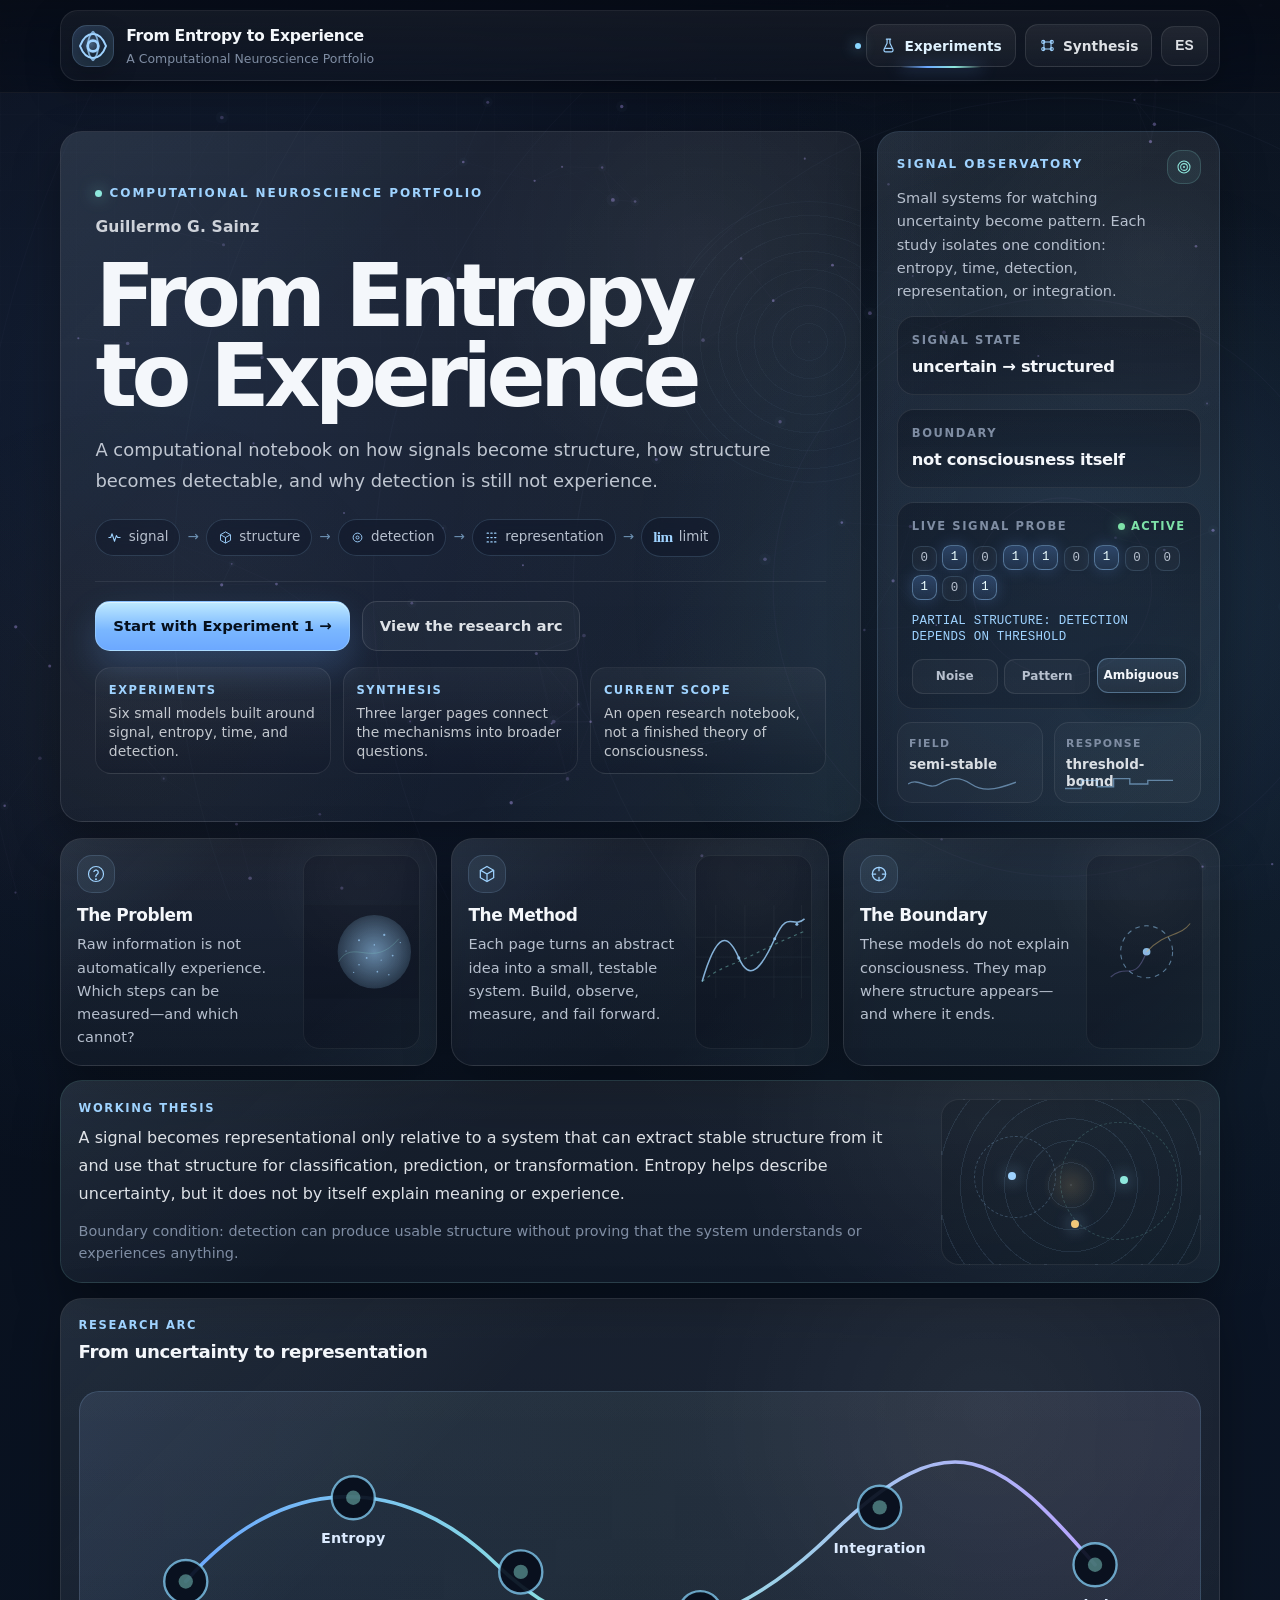
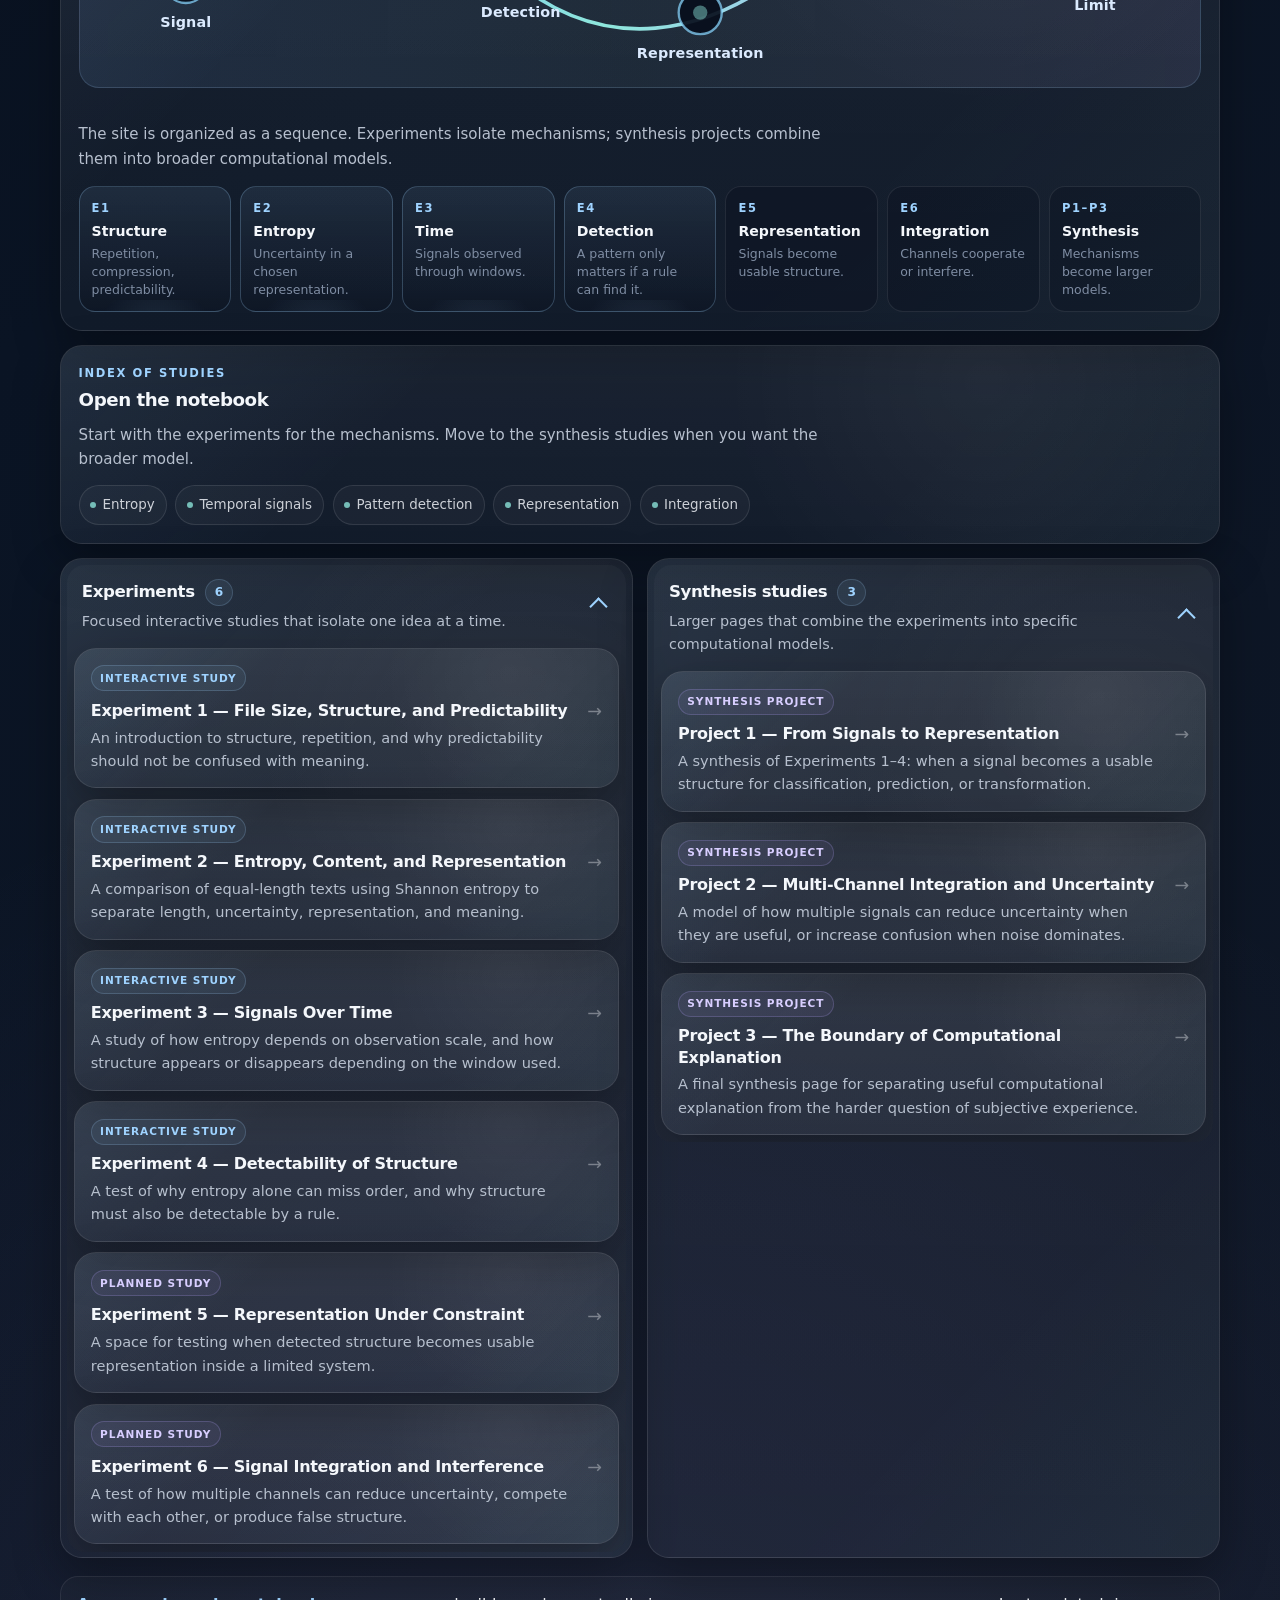
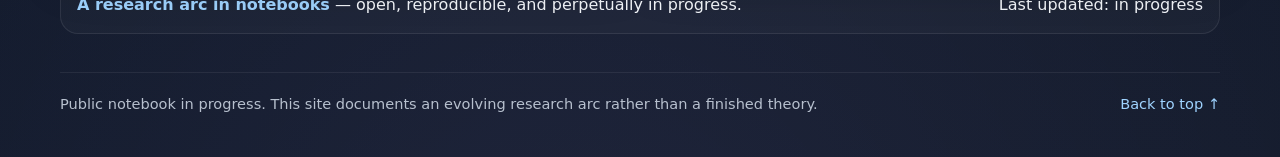
<file: index.html>
<!DOCTYPE html>
<html lang="en" id="top" class="scroll-smooth">
<head>
  <meta charset="UTF-8" />
  <meta name="viewport" content="width=device-width, initial-scale=1.0" />

  <title>From Entropy to Experience</title>

  <style>
    :root {
      --bg: #080f1d;
      --bg-2: #0d1b2e;
      --bg-3: #111827;

      --panel: rgba(255,255,255,0.055);
      --panel-soft: rgba(255,255,255,0.035);
      --panel-strong: rgba(255,255,255,0.082);

      --text: #f4f7fb;
      --muted: #b7c0ce;
      --muted-2: #7f8da3;

      --blue: #6ca8ff;
      --blue-soft: #9fd3ff;
      --cyan: #8ee7dc;
      --violet: #b8a4ff;
      --amber: #f2c879;
      --green: #7ee2a8;

      --border: rgba(255,255,255,0.105);
      --border-strong: rgba(159,211,255,0.28);

      --shadow: 0 18px 48px rgba(0,0,0,0.32);
      --radius: 22px;
      --max: 1160px;

      --probe-x: 82%;
      --probe-y: 36%;
      --probe-glow: 0.11;
    }

    * {
      box-sizing: border-box;
    }

    html {
      scroll-behavior: smooth;
      scrollbar-width: thin;
      scrollbar-color: rgba(159,211,255,0.75) #080f1d;
    }

    ::-webkit-scrollbar {
      width: 12px;
    }

    ::-webkit-scrollbar-track {
      background: #080f1d;
    }

    ::-webkit-scrollbar-thumb {
      background: linear-gradient(180deg, rgba(159,211,255,0.9), rgba(184,164,255,0.75));
      border-radius: 999px;
      border: 3px solid #080f1d;
    }

    ::selection {
      background: rgba(142,231,220,0.26);
      color: white;
    }

    body {
      margin: 0;
      min-height: 100vh;
      overflow-x: hidden;
      font-family: Inter, ui-sans-serif, system-ui, -apple-system, BlinkMacSystemFont, "Segoe UI", sans-serif;
      color: var(--text);
      line-height: 1.62;
      background:
        radial-gradient(circle at 15% 12%, rgba(108,168,255,0.12), transparent 25%),
        radial-gradient(circle at 90% 18%, rgba(142,231,220,0.075), transparent 24%),
        radial-gradient(circle at 45% 105%, rgba(184,164,255,0.095), transparent 34%),
        linear-gradient(145deg, #070c16 0%, #0a1424 46%, #101827 100%);
    }

    body::before {
      content: "";
      position: fixed;
      inset: 0;
      z-index: 0;
      pointer-events: none;
      background-image:
        linear-gradient(rgba(255,255,255,0.024) 1px, transparent 1px),
        linear-gradient(90deg, rgba(255,255,255,0.024) 1px, transparent 1px);
      background-size: 38px 38px;
      mask-image: linear-gradient(to bottom, rgba(0,0,0,0.55), transparent 82%);
    }

    body::after {
      content: "";
      position: fixed;
      inset: 0;
      pointer-events: none;
      z-index: 0;
      background:
        radial-gradient(circle at var(--probe-x) var(--probe-y), rgba(108,168,255,var(--probe-glow)), transparent 36%),
        radial-gradient(circle at 10% 80%, rgba(242,200,121,0.035), transparent 24%);
      transition: background 520ms ease;
    }

    #particleCanvas {
      position: fixed;
      inset: 0;
      width: 100%;
      height: 100%;
      z-index: 0;
      pointer-events: none;
      opacity: 0.82;
    }

    a {
      color: inherit;
      text-decoration: none;
    }

    button,
    a {
      -webkit-tap-highlight-color: transparent;
    }

    .container {
      position: relative;
      z-index: 1;
      width: min(calc(100% - 2rem), var(--max));
      margin: 0 auto;
    }

    .topbar {
      position: sticky;
      top: 0;
      z-index: 40;
      padding: 0.65rem 0;
      backdrop-filter: blur(18px) saturate(140%);
      background:
        linear-gradient(180deg, rgba(7,12,22,0.88), rgba(7,12,22,0.62));
      border-bottom: 1px solid rgba(255,255,255,0.06);
    }

    .topbar-frame {
      display: flex;
      align-items: center;
      justify-content: space-between;
      gap: 1rem;
      padding: 0.7rem;
      border: 1px solid rgba(255,255,255,0.08);
      border-radius: 18px;
      background:
        linear-gradient(180deg, rgba(255,255,255,0.052), rgba(255,255,255,0.027));
      box-shadow: 0 12px 36px rgba(0,0,0,0.22);
    }

    .brand {
      display: flex;
      align-items: center;
      gap: 0.75rem;
      min-width: 0;
    }

    .brand-mark {
      width: 42px;
      height: 42px;
      border-radius: 15px;
      display: grid;
      place-items: center;
      flex: 0 0 auto;
      color: var(--blue-soft);
      background:
        radial-gradient(circle at 45% 45%, rgba(159,211,255,0.34), transparent 34%),
        linear-gradient(145deg, rgba(108,168,255,0.14), rgba(142,231,220,0.07));
      border: 1px solid rgba(159,211,255,0.22);
      box-shadow: inset 0 0 20px rgba(159,211,255,0.10), 0 10px 26px rgba(0,0,0,0.20);
    }

    .brand-copy {
      min-width: 0;
    }

    .brand-title {
      margin: 0;
      color: var(--text);
      font-size: 0.98rem;
      font-weight: 760;
      letter-spacing: -0.02em;
      white-space: nowrap;
      overflow: hidden;
      text-overflow: ellipsis;
    }

    .brand-subtitle {
      margin: 0.05rem 0 0;
      color: var(--muted-2);
      font-size: 0.78rem;
      white-space: nowrap;
      overflow: hidden;
      text-overflow: ellipsis;
    }

    .top-actions {
      display: flex;
      align-items: center;
      gap: 0.55rem;
      flex-wrap: wrap;
      justify-content: flex-end;
    }

    .top-link,
    .lang-button {
      position: relative;
      display: inline-flex;
      align-items: center;
      justify-content: center;
      gap: 0.45rem;
      min-height: 40px;
      padding: 0.58rem 0.82rem;
      border-radius: 13px;
      border: 1px solid rgba(255,255,255,0.10);
      background:
        linear-gradient(180deg, rgba(255,255,255,0.065), rgba(255,255,255,0.032));
      color: rgba(244,247,251,0.9);
      font-weight: 700;
      font-size: 0.86rem;
      cursor: pointer;
      transition:
        transform 180ms ease,
        border-color 180ms ease,
        background 180ms ease,
        color 180ms ease,
        box-shadow 180ms ease;
    }

    .top-link svg,
    .lang-button svg {
      width: 17px;
      height: 17px;
      color: var(--blue-soft);
    }

    .top-link:hover,
    .lang-button:hover {
      transform: translateY(-1px);
      border-color: rgba(159,211,255,0.34);
      background:
        linear-gradient(180deg, rgba(255,255,255,0.095), rgba(255,255,255,0.045));
      box-shadow: 0 12px 30px rgba(0,0,0,0.18);
    }

    .top-link.active::after {
      content: "";
      position: absolute;
      left: 22%;
      right: 22%;
      bottom: -2px;
      height: 2px;
      border-radius: 999px;
      background: linear-gradient(90deg, transparent, var(--blue), var(--cyan), transparent);
      box-shadow: 0 0 16px rgba(108,168,255,0.8);
    }

    header.hero {
      padding: 2.4rem 0 0.75rem;
    }

    .hero-grid {
      display: grid;
      grid-template-columns: minmax(0, 1.45fr) minmax(310px, 0.62fr);
      gap: 1rem;
      align-items: stretch;
    }

    .surface {
      position: relative;
      overflow: hidden;
      border: 1px solid var(--border);
      border-radius: var(--radius);
      background:
        linear-gradient(180deg, rgba(255,255,255,0.062), rgba(255,255,255,0.032));
      box-shadow: var(--shadow);
    }

    .surface::before {
      content: "";
      position: absolute;
      inset: 0;
      pointer-events: none;
      background:
        linear-gradient(135deg, rgba(159,211,255,0.07), transparent 30%, transparent 72%, rgba(142,231,220,0.04)),
        radial-gradient(circle at 80% 18%, rgba(255,255,255,0.045), transparent 28%);
    }

    .surface > * {
      position: relative;
      z-index: 1;
    }

    .hero-card {
      min-height: 420px;
      padding: clamp(1.35rem, 3.2vw, 2.15rem);
      display: grid;
      align-content: center;
    }

    .hero-card::after {
      content: "";
      position: absolute;
      right: -90px;
      top: 10%;
      width: 280px;
      height: 280px;
      border-radius: 999px;
      border: 1px solid rgba(159,211,255,0.08);
      background:
        repeating-radial-gradient(circle, rgba(159,211,255,0.075) 0 1px, transparent 1px 18px);
      opacity: 0.5;
      pointer-events: none;
    }

    .side-card {
      padding: 1.15rem;
      display: grid;
      gap: 0.85rem;
      align-content: space-between;
      border-color: rgba(159,211,255,0.16);
    }

    .eyebrow {
      display: inline-flex;
      align-items: center;
      gap: 0.45rem;
      color: var(--blue-soft);
      font-size: 0.75rem;
      letter-spacing: 0.16em;
      text-transform: uppercase;
      margin-bottom: 0.7rem;
      font-weight: 820;
    }

    .eyebrow-dot {
      width: 7px;
      height: 7px;
      border-radius: 999px;
      background: var(--cyan);
      box-shadow: 0 0 16px rgba(142,231,220,0.75);
    }

    .hero-name {
      margin: 0 0 1rem;
      color: rgba(244,247,251,0.82);
      font-size: 0.97rem;
      font-weight: 560;
      letter-spacing: 0.01em;
    }

    h1 {
      margin: 0;
      max-width: 760px;
      font-size: clamp(2.7rem, 7.2vw, 5.45rem);
      line-height: 0.92;
      letter-spacing: -0.065em;
      color: var(--text);
      text-wrap: balance;
    }

    .lede {
      margin: 1.2rem 0 0;
      max-width: 72ch;
      color: rgba(225,231,241,0.83);
      font-size: clamp(1rem, 1.5vw, 1.12rem);
      line-height: 1.72;
    }

    .signal-chain {
      display: flex;
      flex-wrap: wrap;
      align-items: center;
      gap: 0.45rem;
      margin-top: 1.25rem;
      color: var(--muted);
      font-size: 0.84rem;
    }

    .chain-node {
      display: inline-flex;
      align-items: center;
      gap: 0.4rem;
      padding: 0.42rem 0.68rem;
      border: 1px solid rgba(159,211,255,0.17);
      background: rgba(2,6,23,0.22);
      border-radius: 999px;
      backdrop-filter: blur(10px);
    }

    .chain-node svg {
      width: 15px;
      height: 15px;
      color: var(--blue-soft);
    }

    .chain-arrow {
      color: rgba(159,211,255,0.62);
    }

    .math-symbol {
      min-width: 1.15rem;
      display: inline-flex;
      justify-content: center;
      color: var(--blue-soft);
      font-family: ui-serif, Georgia, "Times New Roman", serif;
      font-weight: 800;
      font-size: 0.95rem;
      letter-spacing: -0.04em;
    }

    .hero-actions {
      display: flex;
      flex-wrap: wrap;
      gap: 0.78rem;
      margin-top: 1.5rem;
      padding-top: 1.15rem;
      border-top: 1px solid rgba(255,255,255,0.075);
    }

    .primary-button,
    .secondary-button {
      display: inline-flex;
      align-items: center;
      justify-content: center;
      gap: 0.45rem;
      min-height: 48px;
      border-radius: 15px;
      padding: 0.75rem 1.05rem;
      font-size: 0.93rem;
      font-weight: 800;
      transition:
        transform 180ms ease,
        border-color 180ms ease,
        background 180ms ease,
        box-shadow 180ms ease,
        color 180ms ease;
    }

    .primary-button {
      color: #06101d;
      border: 1px solid rgba(159,211,255,0.58);
      background:
        linear-gradient(180deg, #bfeaff, #7ab7ff 58%, #6ca8ff);
      box-shadow:
        0 16px 34px rgba(108,168,255,0.22),
        inset 0 1px 0 rgba(255,255,255,0.45);
    }

    .primary-button:hover {
      transform: translateY(-2px);
      box-shadow:
        0 20px 44px rgba(108,168,255,0.30),
        inset 0 1px 0 rgba(255,255,255,0.55);
    }

    .secondary-button {
      color: rgba(244,247,251,0.9);
      border: 1px solid rgba(255,255,255,0.12);
      background: rgba(255,255,255,0.035);
    }

    .secondary-button:hover {
      transform: translateY(-2px);
      color: var(--blue-soft);
      border-color: rgba(159,211,255,0.28);
      background: rgba(255,255,255,0.06);
    }

    .hero-fillers {
      display: grid;
      grid-template-columns: repeat(3, 1fr);
      gap: 0.75rem;
      margin-top: 1.05rem;
    }

    .filler-card {
      min-height: 74px;
      padding: 0.78rem;
      border-radius: 16px;
      border: 1px solid rgba(255,255,255,0.085);
      background:
        linear-gradient(180deg, rgba(255,255,255,0.038), rgba(2,6,23,0.18));
    }

    .filler-label {
      margin: 0;
      color: var(--blue-soft);
      font-size: 0.72rem;
      letter-spacing: 0.13em;
      text-transform: uppercase;
      font-weight: 820;
    }

    .filler-text {
      margin: 0.28rem 0 0;
      color: rgba(244,247,251,0.78);
      font-size: 0.87rem;
      line-height: 1.35;
    }

    .side-head {
      display: flex;
      align-items: flex-start;
      justify-content: space-between;
      gap: 1rem;
    }

    .side-icon {
      width: 34px;
      height: 34px;
      border-radius: 14px;
      display: grid;
      place-items: center;
      flex: 0 0 auto;
      color: var(--cyan);
      background: rgba(142,231,220,0.08);
      border: 1px solid rgba(142,231,220,0.18);
    }

    .side-icon svg {
      width: 18px;
      height: 18px;
    }

    p {
      margin-top: 0;
      color: var(--muted);
    }

    .small {
      margin-bottom: 0;
      color: var(--muted);
      font-size: 0.91rem;
      line-height: 1.6;
    }

    .side-stat,
    .signal-probe {
      border: 1px solid rgba(255,255,255,0.085);
      background:
        linear-gradient(180deg, rgba(3,7,18,0.32), rgba(3,7,18,0.18));
      border-radius: 17px;
      padding: 0.88rem;
    }

    .stat-label {
      margin: 0 0 0.25rem;
      color: var(--muted-2);
      font-size: 0.72rem;
      letter-spacing: 0.14em;
      text-transform: uppercase;
      font-weight: 820;
    }

    .stat-value {
      margin: 0;
      color: var(--text);
      font-size: 1.02rem;
      font-weight: 780;
      letter-spacing: -0.02em;
    }

    .probe-topline {
      display: flex;
      align-items: center;
      justify-content: space-between;
      gap: 0.75rem;
      margin-bottom: 0.55rem;
    }

    .active-indicator {
      display: inline-flex;
      align-items: center;
      gap: 0.35rem;
      color: var(--green);
      font-size: 0.72rem;
      letter-spacing: 0.12em;
      text-transform: uppercase;
      font-weight: 820;
    }

    .active-indicator::before {
      content: "";
      width: 7px;
      height: 7px;
      border-radius: 999px;
      background: var(--green);
      box-shadow: 0 0 14px rgba(126,226,168,0.7);
    }

    .probe-line {
      display: flex;
      flex-wrap: wrap;
      gap: 0.35rem;
      margin-top: 0.65rem;
    }

    .probe-bit {
      width: 1.55rem;
      height: 1.55rem;
      display: inline-flex;
      align-items: center;
      justify-content: center;
      border-radius: 0.55rem;
      border: 1px solid rgba(159,211,255,0.15);
      background: rgba(255,255,255,0.03);
      color: var(--muted);
      font-family: ui-monospace, SFMono-Regular, Menlo, Monaco, Consolas, "Liberation Mono", monospace;
      font-size: 0.78rem;
      transition:
        background 220ms ease,
        color 220ms ease,
        border-color 220ms ease,
        box-shadow 220ms ease,
        transform 220ms ease;
    }

    .probe-bit.one {
      color: #ecfeff;
      border-color: rgba(159,211,255,0.38);
      background:
        linear-gradient(180deg, rgba(108,168,255,0.25), rgba(108,168,255,0.10));
      box-shadow: 0 0 16px rgba(108,168,255,0.22);
      transform: translateY(-1px);
    }

    .probe-status {
      min-height: 2.65em;
      margin: 0.72rem 0 0;
      color: var(--blue-soft);
      font-size: 0.78rem;
      line-height: 1.36;
      font-family: ui-monospace, SFMono-Regular, Menlo, Monaco, Consolas, "Liberation Mono", monospace;
      letter-spacing: 0.02em;
      text-transform: uppercase;
    }

    .probe-controls {
      display: grid;
      grid-template-columns: repeat(3, 1fr);
      gap: 0.42rem;
      margin-top: 0.78rem;
    }

    .probe-button {
      min-height: 34px;
      padding: 0.42rem 0.35rem;
      border: 1px solid rgba(255,255,255,0.095);
      border-radius: 11px;
      background: rgba(255,255,255,0.035);
      color: var(--muted);
      font: inherit;
      font-size: 0.75rem;
      font-weight: 760;
      cursor: pointer;
      transition:
        transform 180ms ease,
        border-color 180ms ease,
        background 180ms ease,
        color 180ms ease,
        box-shadow 180ms ease;
    }

    .probe-button:hover,
    .probe-button.active {
      transform: translateY(-1px);
      color: var(--text);
      border-color: rgba(159,211,255,0.34);
      background:
        linear-gradient(180deg, rgba(159,211,255,0.12), rgba(255,255,255,0.045));
      box-shadow: 0 10px 24px rgba(0,0,0,0.18);
    }

    .side-mini {
      display: grid;
      grid-template-columns: 1fr 1fr;
      gap: 0.65rem;
    }

    .micro-panel {
      min-height: 78px;
      border: 1px solid rgba(255,255,255,0.075);
      border-radius: 15px;
      background: rgba(255,255,255,0.026);
      padding: 0.7rem;
      overflow: hidden;
      position: relative;
    }

    .micro-title {
      margin: 0;
      color: var(--muted-2);
      font-size: 0.68rem;
      letter-spacing: 0.12em;
      text-transform: uppercase;
      font-weight: 820;
    }

    .micro-value {
      margin: 0.25rem 0 0;
      color: rgba(244,247,251,0.88);
      font-size: 0.84rem;
      font-weight: 720;
      line-height: 1.28;
    }

    .micro-wave {
      position: absolute;
      left: 0.65rem;
      right: 0.65rem;
      bottom: 0.55rem;
      height: 18px;
      opacity: 0.8;
      color: var(--blue-soft);
    }

    main {
      padding: 0.25rem 0 2.4rem;
    }

    .stack {
      display: grid;
      gap: 0.9rem;
    }

    .info-grid {
      display: grid;
      grid-template-columns: repeat(3, 1fr);
      gap: 0.9rem;
    }

    .mini-card {
      min-height: 166px;
      padding: 1rem;
      display: grid;
      grid-template-columns: minmax(0, 1fr) minmax(116px, 34%);
      gap: 0.9rem;
      align-items: stretch;
    }

    .card-icon {
      width: 38px;
      height: 38px;
      display: grid;
      place-items: center;
      border-radius: 15px;
      color: var(--blue-soft);
      background: rgba(159,211,255,0.08);
      border: 1px solid rgba(159,211,255,0.16);
      flex: 0 0 auto;
      margin-bottom: 0.72rem;
    }

    .card-icon svg {
      width: 20px;
      height: 20px;
    }

    .mini-visual {
      width: 100%;
      height: 100%;
      min-height: 122px;
      display: block;
      border-radius: 16px;
      border: 1px solid rgba(255,255,255,0.07);
      background: rgba(3,7,18,0.20);
      opacity: 0.9;
      overflow: hidden;
      align-self: stretch;
    }

    h2 {
      margin: 0 0 0.45rem;
      color: var(--text);
      font-size: 1.06rem;
      line-height: 1.2;
      letter-spacing: -0.025em;
    }

    h3 {
      margin: 0 0 0.3rem;
      color: var(--text);
      font-size: 1rem;
      line-height: 1.32;
      letter-spacing: -0.018em;
    }

    .thesis-card {
      padding: 1.1rem;
      display: grid;
      grid-template-columns: minmax(0, 1fr) 260px;
      gap: 1rem;
      align-items: stretch;
      border-color: rgba(142,231,220,0.16);
    }

    .hub-kicker,
    .card-kicker {
      margin-bottom: 0.4rem;
      color: var(--blue-soft);
      font-size: 0.72rem;
      letter-spacing: 0.14em;
      text-transform: uppercase;
      font-weight: 820;
    }

    .thesis-text {
      max-width: 82ch;
      margin: 0;
      color: rgba(244,247,251,0.90);
      font-size: 1rem;
      line-height: 1.75;
    }

    .boundary-note {
      margin: 0.75rem 0 0;
      color: var(--muted-2);
      font-size: 0.9rem;
      line-height: 1.56;
    }

    .thesis-visual {
      position: relative;
      min-height: 160px;
      border-radius: 18px;
      border: 1px solid rgba(255,255,255,0.075);
      background:
        radial-gradient(circle at 50% 52%, rgba(242,200,121,0.14), transparent 18%),
        repeating-radial-gradient(circle at 50% 52%, rgba(159,211,255,0.10) 0 1px, transparent 1px 22px),
        rgba(3,7,18,0.16);
      overflow: hidden;
    }

    .thesis-visual::before,
    .thesis-visual::after {
      content: "";
      position: absolute;
      border-radius: 999px;
      border: 1px dashed rgba(159,211,255,0.24);
    }

    .thesis-visual::before {
      width: 80px;
      height: 80px;
      left: 32px;
      top: 36px;
    }

    .thesis-visual::after {
      width: 116px;
      height: 116px;
      right: 22px;
      top: 22px;
      border-color: rgba(142,231,220,0.20);
    }

    .visual-point {
      position: absolute;
      width: 8px;
      height: 8px;
      border-radius: 999px;
      background: var(--blue-soft);
      box-shadow: 0 0 16px rgba(159,211,255,0.8);
    }

    .visual-point.p1 { left: 66px; top: 72px; }
    .visual-point.p2 { right: 72px; top: 76px; background: var(--cyan); }
    .visual-point.p3 { left: 50%; bottom: 36px; background: var(--amber); }

    .timeline-card {
      padding: 1.1rem;
    }

    .hub-title {
      margin: 0;
      font-size: 1.14rem;
      letter-spacing: -0.025em;
    }

    .hub-note {
      max-width: 78ch;
      margin: 0.35rem 0 0;
      color: var(--muted);
      font-size: 0.94rem;
    }

    .timeline {
      display: grid;
      grid-template-columns: repeat(7, 1fr);
      gap: 0.58rem;
      margin-top: 0.9rem;
    }

    .timeline-step {
      position: relative;
      min-height: 122px;
      padding: 0.75rem;
      border: 1px solid rgba(255,255,255,0.085);
      border-radius: 16px;
      background: rgba(3,7,18,0.22);
      overflow: hidden;
    }

    .timeline-step::after {
      content: "";
      position: absolute;
      inset: auto -10% -55% -10%;
      height: 80px;
      background: radial-gradient(circle, rgba(159,211,255,0.12), transparent 60%);
      opacity: 0;
      transition: opacity 200ms ease;
    }

    .timeline-step.active {
      border-color: rgba(159,211,255,0.24);
      background:
        linear-gradient(180deg, rgba(159,211,255,0.085), rgba(3,7,18,0.18));
    }

    .timeline-step.active::after {
      opacity: 1;
    }

    .timeline-num {
      margin-bottom: 0.35rem;
      color: var(--blue-soft);
      font-size: 0.72rem;
      font-weight: 850;
      letter-spacing: 0.14em;
      text-transform: uppercase;
    }

    .timeline-title {
      margin: 0 0 0.3rem;
      color: var(--text);
      font-size: 0.88rem;
      font-weight: 800;
      line-height: 1.25;
    }

    .timeline-text {
      margin: 0;
      color: var(--muted-2);
      font-size: 0.78rem;
      line-height: 1.45;
    }

    .hub-card {
      padding: 1.1rem;
    }

    .hub-top {
      display: flex;
      justify-content: space-between;
      gap: 1rem;
      align-items: flex-start;
      flex-wrap: wrap;
      margin-bottom: 0.75rem;
    }

    .hub-chips {
      display: flex;
      flex-wrap: wrap;
      gap: 0.55rem;
      margin-top: 0.85rem;
    }

    .chip {
      display: inline-flex;
      align-items: center;
      gap: 0.38rem;
      border: 1px solid rgba(255,255,255,0.10);
      background: rgba(255,255,255,0.035);
      color: rgba(244,247,251,0.82);
      padding: 0.5rem 0.68rem;
      border-radius: 999px;
      font-size: 0.84rem;
    }

    .chip::before {
      content: "";
      width: 6px;
      height: 6px;
      border-radius: 999px;
      background: var(--cyan);
      opacity: 0.78;
    }

    .notebook-grid {
      display: grid;
      grid-template-columns: 1fr 1fr;
      gap: 0.9rem;
    }

    .group-shell {
      padding: 0.35rem;
    }

    details.group {
      border-radius: 18px;
      overflow: hidden;
      background: rgba(255,255,255,0.015);
    }

    details.group[open] {
      background: rgba(255,255,255,0.026);
    }

    summary.group-summary {
      list-style: none;
      cursor: pointer;
      display: flex;
      justify-content: space-between;
      align-items: center;
      gap: 1rem;
      padding: 0.9rem 0.95rem;
      border-radius: 18px;
      transition: background 180ms ease;
    }

    summary.group-summary::-webkit-details-marker {
      display: none;
    }

    summary.group-summary:hover {
      background: rgba(255,255,255,0.038);
    }

    .group-meta {
      display: flex;
      align-items: center;
      gap: 0.62rem;
      flex-wrap: wrap;
    }

    .group-title {
      margin: 0;
      font-size: 1.04rem;
      letter-spacing: -0.025em;
      color: var(--text);
    }

    .count-badge {
      display: inline-flex;
      align-items: center;
      justify-content: center;
      min-width: 1.8rem;
      padding: 0.16rem 0.48rem;
      border-radius: 999px;
      border: 1px solid rgba(159,211,255,0.18);
      background: rgba(159,211,255,0.08);
      color: var(--blue-soft);
      font-size: 0.76rem;
      font-weight: 820;
    }

    .group-desc {
      margin: 0.25rem 0 0;
      color: var(--muted);
      font-size: 0.9rem;
    }

    .chevron {
      width: 13px;
      height: 13px;
      margin-right: 0.35rem;
      border-right: 2px solid var(--muted);
      border-bottom: 2px solid var(--muted);
      transform: rotate(45deg);
      transition: transform 200ms ease, border-color 200ms ease;
      flex: 0 0 auto;
    }

    details[open] .chevron {
      transform: rotate(225deg);
      border-color: var(--blue-soft);
    }

    .group-content {
      display: grid;
      gap: 0.65rem;
      padding: 0 0.45rem 0.45rem;
    }

    .section-card {
      display: block;
      padding: 0.95rem 1rem;
      color: inherit;
      text-decoration: none;
      transition:
        transform 180ms ease,
        border-color 180ms ease,
        background 180ms ease,
        box-shadow 180ms ease;
    }

    .section-card:hover {
      transform: translateY(-2px);
      border-color: rgba(159,211,255,0.34);
      background:
        linear-gradient(180deg, rgba(255,255,255,0.077), rgba(255,255,255,0.038));
      box-shadow: 0 18px 42px rgba(0,0,0,0.25);
    }

    .item-badge {
      display: inline-flex;
      margin-bottom: 0.52rem;
      padding: 0.22rem 0.52rem;
      border-radius: 999px;
      border: 1px solid rgba(159,211,255,0.20);
      color: var(--blue-soft);
      background: rgba(159,211,255,0.07);
      font-size: 0.66rem;
      letter-spacing: 0.09em;
      text-transform: uppercase;
      font-weight: 820;
    }

    .item-badge.planned,
    .synthesis .item-badge {
      color: #d8ceff;
      border-color: rgba(184,164,255,0.22);
      background: rgba(184,164,255,0.075);
    }

    .card-row {
      display: grid;
      grid-template-columns: minmax(0, 1fr) auto;
      gap: 1rem;
      align-items: start;
    }

    .card-arrow {
      color: rgba(244,247,251,0.38);
      font-size: 1.1rem;
      line-height: 1;
      margin-top: 0.2rem;
    }

    .footer-note {
      margin-top: 0.2rem;
      padding: 0.95rem 1rem;
      display: flex;
      align-items: center;
      justify-content: space-between;
      gap: 1rem;
      flex-wrap: wrap;
      border: 1px solid rgba(255,255,255,0.085);
      border-radius: 18px;
      background: rgba(255,255,255,0.028);
    }

    .footer-note strong {
      color: var(--blue-soft);
      font-weight: 780;
    }

    footer {
      padding: 0 0 2.6rem;
      color: var(--muted);
      font-size: 0.91rem;
    }

    .footer-inner {
      display: flex;
      justify-content: space-between;
      align-items: center;
      gap: 1rem;
      flex-wrap: wrap;
      padding-top: 1.15rem;
      border-top: 1px solid rgba(255,255,255,0.07);
    }

    .footer-inner a {
      color: var(--blue-soft);
    }

    @media (max-width: 1100px) {
      .timeline {
        grid-template-columns: repeat(4, 1fr);
      }
    }

    @media (max-width: 1040px) {
      .hero-grid,
      .thesis-card {
        grid-template-columns: 1fr;
      }

      .notebook-grid {
        grid-template-columns: 1fr;
      }

      .thesis-visual {
        min-height: 130px;
      }
    }

    @media (max-width: 860px) {
      .topbar-frame {
        align-items: flex-start;
        flex-direction: column;
      }

      .top-actions {
        width: 100%;
        justify-content: stretch;
      }

      .top-link,
      .lang-button {
        flex: 1;
      }

      .info-grid {
        grid-template-columns: 1fr;
      }

      .mini-card {
        grid-template-columns: minmax(0, 1fr) 180px;
      }

      .hero-fillers {
        grid-template-columns: 1fr;
      }
    }

    @media (max-width: 620px) {
      .container {
        width: min(calc(100% - 1rem), var(--max));
      }

      header.hero {
        padding-top: 1rem;
      }

      .brand-mark {
        width: 38px;
        height: 38px;
      }

      .brand-subtitle {
        display: none;
      }

      .hero-card,
      .side-card {
        min-height: auto;
        border-radius: 19px;
      }

      h1 {
        letter-spacing: -0.052em;
      }

      .signal-chain {
        gap: 0.35rem;
      }

      .chain-node {
        padding: 0.36rem 0.54rem;
      }

      .timeline {
        grid-template-columns: 1fr;
      }

      .side-mini {
        grid-template-columns: 1fr;
      }

      .mini-card {
        grid-template-columns: 1fr;
      }

      .mini-visual {
        min-height: 112px;
      }

      summary.group-summary {
        align-items: flex-start;
      }
    }

    @media (prefers-reduced-motion: reduce) {
      html {
        scroll-behavior: auto;
      }

      *,
      *::before,
      *::after {
        animation: none !important;
        transition: none !important;
      }

      #particleCanvas {
        opacity: 0.28;
      }
    }
  </style>
  <link rel="stylesheet" href="assets/css/site-polish.css" />
  <script src="assets/js/site-polish.js" defer></script>
</head>

<body>
  <canvas id="particleCanvas" aria-hidden="true"></canvas>

  <div class="topbar">
    <div class="container">
      <div class="topbar-frame">
        <a href="#top" class="brand" aria-label="Home">
          <div class="brand-mark" aria-hidden="true">
            <svg viewBox="0 0 24 24" fill="none">
              <circle cx="12" cy="12" r="3.2" stroke="currentColor" stroke-width="1.7"/>
              <path d="M4.2 12c1.8-4.8 4.4-7.2 7.8-7.2s6 2.4 7.8 7.2c-1.8 4.8-4.4 7.2-7.8 7.2s-6-2.4-7.8-7.2Z" stroke="currentColor" stroke-width="1.25"/>
              <path d="M12 3.2c2.1 2.2 3.1 5.1 3.1 8.8s-1 6.6-3.1 8.8M12 3.2C9.9 5.4 8.9 8.3 8.9 12s1 6.6 3.1 8.8" stroke="currentColor" stroke-width="1.05" opacity="0.75"/>
            </svg>
          </div>
          <div class="brand-copy">
            <p class="brand-title" data-en="From Entropy to Experience" data-es="De la Entropía a la Experiencia">From Entropy to Experience</p>
            <p class="brand-subtitle" data-en="A Computational Neuroscience Portfolio" data-es="Un Portafolio de Neurociencia Computacional">A Computational Neuroscience Portfolio</p>
          </div>
        </a>

        <nav class="top-actions" aria-label="Main navigation">
          <a class="top-link active" href="#experiments">
            <svg viewBox="0 0 24 24" fill="none" aria-hidden="true">
              <path d="M9 3h6M10 3v5.8L5.8 17.4A2.5 2.5 0 0 0 8.1 21h7.8a2.5 2.5 0 0 0 2.3-3.6L14 8.8V3" stroke="currentColor" stroke-width="1.7" stroke-linecap="round"/>
              <path d="M8 16h8" stroke="currentColor" stroke-width="1.7" stroke-linecap="round"/>
            </svg>
            <span data-en="Experiments" data-es="Experimentos">Experiments</span>
          </a>

          <a class="top-link" href="#projects">
            <svg viewBox="0 0 24 24" fill="none" aria-hidden="true">
              <path d="M6 7h12M6 17h12M7 6v12M17 6v12" stroke="currentColor" stroke-width="1.5" stroke-linecap="round"/>
              <circle cx="6" cy="7" r="2.2" stroke="currentColor" stroke-width="1.5"/>
              <circle cx="18" cy="7" r="2.2" stroke="currentColor" stroke-width="1.5"/>
              <circle cx="6" cy="17" r="2.2" stroke="currentColor" stroke-width="1.5"/>
              <circle cx="18" cy="17" r="2.2" stroke="currentColor" stroke-width="1.5"/>
            </svg>
            <span data-en="Synthesis" data-es="Síntesis">Synthesis</span>
          </a>

          <button id="langToggle" class="lang-button" type="button">ES</button>
        </nav>
      </div>
    </div>
  </div>

  <header class="hero">
    <div class="container hero-grid">
      <section class="hero-card surface">
        <div>
          <div class="eyebrow">
            <span class="eyebrow-dot" aria-hidden="true"></span>
            <span data-en="Computational Neuroscience Portfolio" data-es="Portafolio de Neurociencia Computacional">Computational Neuroscience Portfolio</span>
          </div>

          <p class="hero-name" data-en="Guillermo G. Sainz" data-es="Guillermo G. Sainz">Guillermo G. Sainz</p>

          <h1 data-en="From Entropy to Experience" data-es="De la Entropía a la Experiencia">From Entropy to Experience</h1>

          <p class="lede"
             data-en="A computational notebook on how signals become structure, how structure becomes detectable, and why detection is still not experience."
             data-es="Un cuaderno computacional sobre cómo las señales se vuelven estructura, cómo la estructura se vuelve detectable y por qué la detección todavía no es experiencia.">
            A computational notebook on how signals become structure, how structure becomes detectable, and why detection is still not experience.
          </p>

          <div class="signal-chain" aria-label="Research sequence">
            <span class="chain-node">
              <svg viewBox="0 0 24 24" fill="none" aria-hidden="true"><path d="M3 12h3l2-6 4 12 3-9 2 3h4" stroke="currentColor" stroke-width="1.7" stroke-linecap="round" stroke-linejoin="round"/></svg>
              <span data-en="signal" data-es="señal">signal</span>
            </span>
            <span class="chain-arrow">→</span>
            <span class="chain-node">
              <svg viewBox="0 0 24 24" fill="none" aria-hidden="true"><path d="m12 3 8 4.5v9L12 21l-8-4.5v-9L12 3Z" stroke="currentColor" stroke-width="1.5"/><path d="M12 12 4.5 7.7M12 12l7.5-4.3M12 12v8.5" stroke="currentColor" stroke-width="1.5"/></svg>
              <span data-en="structure" data-es="estructura">structure</span>
            </span>
            <span class="chain-arrow">→</span>
            <span class="chain-node">
              <svg viewBox="0 0 24 24" fill="none" aria-hidden="true"><circle cx="12" cy="12" r="7" stroke="currentColor" stroke-width="1.5"/><circle cx="12" cy="12" r="2.4" stroke="currentColor" stroke-width="1.5"/></svg>
              <span data-en="detection" data-es="detección">detection</span>
            </span>
            <span class="chain-arrow">→</span>
            <span class="chain-node">
              <svg viewBox="0 0 24 24" fill="none" aria-hidden="true"><path d="M5 5h2M11 5h2M17 5h2M5 12h2M11 12h2M17 12h2M5 19h2M11 19h2M17 19h2" stroke="currentColor" stroke-width="2" stroke-linecap="round"/></svg>
              <span data-en="representation" data-es="representación">representation</span>
            </span>
            <span class="chain-arrow">→</span>
            <span class="chain-node">
              <span class="math-symbol" aria-hidden="true">lim</span>
              <span data-en="limit" data-es="límite">limit</span>
            </span>
          </div>

          <div class="hero-actions">
            <a href="experiment-1.html" class="primary-button" data-en="Start with Experiment 1 →" data-es="Empezar con Experimento 1 →">Start with Experiment 1 →</a>
            <a href="#timeline" class="secondary-button" data-en="View the research arc" data-es="Ver arco de investigación">View the research arc</a>
          </div>

          <div class="hero-fillers" aria-label="Project summary">
            <div class="filler-card">
              <p class="filler-label" data-en="Experiments" data-es="Experimentos">Experiments</p>
              <p class="filler-text" data-en="Six small models built around signal, entropy, time, and detection." data-es="Seis modelos pequeños sobre señal, entropía, tiempo y detección.">Six small models built around signal, entropy, time, and detection.</p>
            </div>

            <div class="filler-card">
              <p class="filler-label" data-en="Synthesis" data-es="Síntesis">Synthesis</p>
              <p class="filler-text" data-en="Three larger pages connect the mechanisms into broader questions." data-es="Tres páginas amplias conectan los mecanismos con preguntas mayores.">Three larger pages connect the mechanisms into broader questions.</p>
            </div>

            <div class="filler-card">
              <p class="filler-label" data-en="Current scope" data-es="Alcance actual">Current scope</p>
              <p class="filler-text" data-en="An open research notebook, not a finished theory of consciousness." data-es="Un cuaderno abierto, no una teoría terminada de la consciencia.">An open research notebook, not a finished theory of consciousness.</p>
            </div>
          </div>
        </div>
      </section>

      <aside class="side-card surface" id="observatory">
        <div class="side-head">
          <div>
            <div class="eyebrow" data-en="Signal observatory" data-es="Observatorio de señales">Signal observatory</div>
            <p class="small"
               data-en="Small systems for watching uncertainty become pattern. Each study isolates one condition: entropy, time, detection, representation, or integration."
               data-es="Pequeños sistemas para observar cómo la incertidumbre se vuelve patrón. Cada estudio aísla una condición: entropía, tiempo, detección, representación o integración.">
              Small systems for watching uncertainty become pattern. Each study isolates one condition: entropy, time, detection, representation, or integration.
            </p>
          </div>

          <div class="side-icon" aria-hidden="true">
            <svg viewBox="0 0 24 24" fill="none">
              <circle cx="12" cy="12" r="8" stroke="currentColor" stroke-width="1.4"/>
              <circle cx="12" cy="12" r="4.5" stroke="currentColor" stroke-width="1.4"/>
              <circle cx="12" cy="12" r="1.3" fill="currentColor"/>
            </svg>
          </div>
        </div>

        <div class="side-stat">
          <p class="stat-label" data-en="Signal state" data-es="Estado de señal">Signal state</p>
          <p class="stat-value" data-en="uncertain → structured" data-es="incierta → estructurada">uncertain → structured</p>
        </div>

        <div class="side-stat">
          <p class="stat-label" data-en="Boundary" data-es="Límite">Boundary</p>
          <p class="stat-value" data-en="not consciousness itself" data-es="no la consciencia en sí">not consciousness itself</p>
        </div>

        <div class="signal-probe">
          <div class="probe-topline">
            <p class="stat-label" style="margin:0;" data-en="Live signal probe" data-es="Sonda de señal en vivo">Live signal probe</p>
            <span class="active-indicator" data-en="active" data-es="activa">active</span>
          </div>

          <div id="probeLine" class="probe-line" aria-hidden="true"></div>
          <p id="probeStatus" class="probe-status">Partial structure: detection depends on threshold</p>

          <div class="probe-controls" aria-label="Signal probe presets">
            <button class="probe-button" type="button" data-probe="noise" data-en="Noise" data-es="Ruido">Noise</button>
            <button class="probe-button" type="button" data-probe="pattern" data-en="Pattern" data-es="Patrón">Pattern</button>
            <button class="probe-button active" type="button" data-probe="ambiguous" data-en="Ambiguous" data-es="Ambiguo">Ambiguous</button>
          </div>
        </div>

        <div class="side-mini">
          <div class="micro-panel">
            <p class="micro-title" data-en="Field" data-es="Campo">Field</p>
            <p class="micro-value" id="fieldLabel">semi-stable</p>
            <svg class="micro-wave" id="fieldWave" viewBox="0 0 120 20" preserveAspectRatio="none" aria-hidden="true">
              <path id="fieldWavePath" d="M0 10 C 12 2, 22 18, 35 10 S 58 2, 70 10 S 94 18, 120 8" fill="none" stroke="currentColor" stroke-width="1.5" opacity="0.65"/>
            </svg>
          </div>

          <div class="micro-panel">
            <p class="micro-title" data-en="Response" data-es="Respuesta">Response</p>
            <p class="micro-value" id="responseLabel">threshold-bound</p>
            <svg class="micro-wave" id="responseWave" viewBox="0 0 120 20" preserveAspectRatio="none" aria-hidden="true">
              <path id="responseWavePath" d="M0 15 L18 15 L18 6 L36 6 L36 13 L54 13 L54 4 L72 4 L72 10 L92 10 L92 6 L120 6" fill="none" stroke="currentColor" stroke-width="1.5" opacity="0.65"/>
            </svg>
          </div>
        </div>
      </aside>
    </div>
  </header>

  <main>
    <div class="container stack">
      <section class="info-grid">
        <div class="mini-card surface">
          <div>
            <div class="card-icon" aria-hidden="true">
              <svg viewBox="0 0 24 24" fill="none"><path d="M9.5 9a2.7 2.7 0 0 1 5.2 1c0 2.8-2.9 2.6-2.9 5" stroke="currentColor" stroke-width="1.6" stroke-linecap="round"/><path d="M12 18.2h.01" stroke="currentColor" stroke-width="2.4" stroke-linecap="round"/><circle cx="12" cy="12" r="9" stroke="currentColor" stroke-width="1.4"/></svg>
            </div>
            <h2 data-en="The Problem" data-es="El problema">The Problem</h2>
            <p class="small"
               data-en="Raw information is not automatically experience. Which steps can be measured—and which cannot?"
               data-es="La información cruda no es automáticamente experiencia. ¿Qué pasos pueden medirse y cuáles no?">
              Raw information is not automatically experience. Which steps can be measured—and which cannot?
            </p>
          </div>

          <svg class="mini-visual" viewBox="0 0 150 122" preserveAspectRatio="xMidYMid meet" aria-hidden="true">
            <defs>
              <radialGradient id="dust" cx="50%" cy="50%" r="70%">
                <stop offset="0%" stop-color="rgba(159,211,255,0.65)"/>
                <stop offset="100%" stop-color="rgba(159,211,255,0)"/>
              </radialGradient>
            </defs>
            <rect width="150" height="122" fill="rgba(3,7,18,0.1)"/>
            <circle cx="92" cy="61" r="48" fill="url(#dust)"/>
            <g fill="rgba(159,211,255,0.82)">
              <circle cx="72" cy="46" r="1.3"/><circle cx="92" cy="52" r="1"/><circle cx="105" cy="39" r="1.5"/>
              <circle cx="116" cy="66" r="1.2"/><circle cx="72" cy="78" r="1"/><circle cx="126" cy="49" r="0.9"/>
              <circle cx="96" cy="87" r="1.1"/><circle cx="55" cy="60" r="0.8"/><circle cx="111" cy="91" r="0.9"/>
              <circle cx="82" cy="69" r="1.2"/><circle cx="101" cy="72" r="0.8"/><circle cx="65" cy="88" r="0.75"/>
            </g>
            <path d="M45 74 C65 42, 90 85, 124 44" fill="none" stroke="rgba(142,231,220,0.28)" stroke-width="1.2"/>
          </svg>
        </div>

        <div class="mini-card surface">
          <div>
            <div class="card-icon" aria-hidden="true">
              <svg viewBox="0 0 24 24" fill="none"><path d="m12 3 8 4.5v9L12 21l-8-4.5v-9L12 3Z" stroke="currentColor" stroke-width="1.5"/><path d="M12 12 4.5 7.7M12 12l7.5-4.3M12 12v8.5" stroke="currentColor" stroke-width="1.5"/></svg>
            </div>
            <h2 data-en="The Method" data-es="El método">The Method</h2>
            <p class="small"
               data-en="Each page turns an abstract idea into a small, testable system. Build, observe, measure, and fail forward."
               data-es="Cada página convierte una idea abstracta en un sistema pequeño y comprobable. Construir, observar, medir y corregir.">
              Each page turns an abstract idea into a small, testable system. Build, observe, measure, and fail forward.
            </p>
          </div>

          <svg class="mini-visual" viewBox="0 0 150 122" preserveAspectRatio="xMidYMid meet" aria-hidden="true">
            <path d="M0 94 H150 M0 68 H150 M0 42 H150 M26 0 V122 M64 0 V122 M102 0 V122 M138 0 V122" stroke="rgba(255,255,255,0.06)" stroke-width="1"/>
            <path d="M8 100 C28 32, 42 37, 56 69 S85 84, 103 44 S126 32, 142 18" fill="none" stroke="rgba(159,211,255,0.9)" stroke-width="2"/>
            <path d="M8 100 C30 82, 45 79, 60 72 S93 55, 142 34" fill="none" stroke="rgba(142,231,220,0.45)" stroke-width="1.5" stroke-dasharray="4 5"/>
            <g fill="rgba(159,211,255,0.95)">
              <circle cx="56" cy="69" r="2"/><circle cx="103" cy="44" r="2"/><circle cx="132" cy="25" r="2"/>
            </g>
          </svg>
        </div>

        <div class="mini-card surface">
          <div>
            <div class="card-icon" aria-hidden="true">
              <svg viewBox="0 0 24 24" fill="none"><circle cx="12" cy="12" r="8" stroke="currentColor" stroke-width="1.5"/><path d="M12 4v4M12 16v4M4 12h4M16 12h4" stroke="currentColor" stroke-width="1.5" stroke-linecap="round"/></svg>
            </div>
            <h2 data-en="The Boundary" data-es="El límite">The Boundary</h2>
            <p class="small"
               data-en="These models do not explain consciousness. They map where structure appears—and where it ends."
               data-es="Estos modelos no explican la consciencia. Mapean dónde aparece la estructura y dónde termina.">
              These models do not explain consciousness. They map where structure appears—and where it ends.
            </p>
          </div>

          <svg class="mini-visual" viewBox="0 0 150 122" preserveAspectRatio="xMidYMid meet" aria-hidden="true">
            <circle cx="78" cy="61" r="34" fill="none" stroke="rgba(159,211,255,0.55)" stroke-width="1.4" stroke-dasharray="6 6"/>
            <circle cx="78" cy="61" r="5" fill="rgba(159,211,255,0.95)"/>
            <path d="M78 61 C104 34, 121 42, 135 24" fill="none" stroke="rgba(242,200,121,0.45)" stroke-width="1.4"/>
            <path d="M31 94 C52 75, 62 103, 78 61" fill="none" stroke="rgba(184,164,255,0.32)" stroke-width="1.4"/>
          </svg>
        </div>
      </section>

      <section class="thesis-card surface">
        <div>
          <div class="hub-kicker" data-en="Working thesis" data-es="Tesis de trabajo">Working thesis</div>
          <p class="thesis-text"
             data-en="A signal becomes representational only relative to a system that can extract stable structure from it and use that structure for classification, prediction, or transformation. Entropy helps describe uncertainty, but it does not by itself explain meaning or experience."
             data-es="Una señal se vuelve representacional solo en relación con un sistema que puede extraer estructura estable de ella y usar esa estructura para clasificar, predecir o transformar. La entropía ayuda a describir la incertidumbre, pero por sí sola no explica significado ni experiencia.">
            A signal becomes representational only relative to a system that can extract stable structure from it and use that structure for classification, prediction, or transformation. Entropy helps describe uncertainty, but it does not by itself explain meaning or experience.
          </p>
          <p class="boundary-note"
             data-en="Boundary condition: detection can produce usable structure without proving that the system understands or experiences anything."
             data-es="Condición límite: la detección puede producir estructura utilizable sin probar que el sistema entiende o experimenta algo.">
            Boundary condition: detection can produce usable structure without proving that the system understands or experiences anything.
          </p>
        </div>

        <div class="thesis-visual" aria-hidden="true">
          <span class="visual-point p1"></span>
          <span class="visual-point p2"></span>
          <span class="visual-point p3"></span>
        </div>
      </section>

      <section id="timeline" class="timeline-card surface">
        <div class="hub-kicker" data-en="Research arc" data-es="Arco de investigación">Research arc</div>
        <h2 class="hub-title" data-en="From uncertainty to representation" data-es="De incertidumbre a representación">From uncertainty to representation</h2>
        <p class="hub-note"
           data-en="The site is organized as a sequence. Experiments isolate mechanisms; synthesis projects combine them into broader computational models."
           data-es="El sitio está organizado como una secuencia. Los experimentos aíslan mecanismos; los proyectos de síntesis los combinan en modelos computacionales más amplios.">
          The site is organized as a sequence. Experiments isolate mechanisms; synthesis projects combine them into broader computational models.
        </p>

        <div class="timeline">
          <div class="timeline-step active">
            <div class="timeline-num">E1</div>
            <p class="timeline-title" data-en="Structure" data-es="Estructura">Structure</p>
            <p class="timeline-text" data-en="Repetition, compression, predictability." data-es="Repetición, compresión, predictibilidad.">Repetition, compression, predictability.</p>
          </div>

          <div class="timeline-step active">
            <div class="timeline-num">E2</div>
            <p class="timeline-title" data-en="Entropy" data-es="Entropía">Entropy</p>
            <p class="timeline-text" data-en="Uncertainty in a chosen representation." data-es="Incertidumbre en una representación elegida.">Uncertainty in a chosen representation.</p>
          </div>

          <div class="timeline-step active">
            <div class="timeline-num">E3</div>
            <p class="timeline-title" data-en="Time" data-es="Tiempo">Time</p>
            <p class="timeline-text" data-en="Signals observed through windows." data-es="Señales observadas por ventanas.">Signals observed through windows.</p>
          </div>

          <div class="timeline-step active">
            <div class="timeline-num">E4</div>
            <p class="timeline-title" data-en="Detection" data-es="Detección">Detection</p>
            <p class="timeline-text" data-en="A pattern only matters if a rule can find it." data-es="Un patrón importa solo si una regla puede encontrarlo.">A pattern only matters if a rule can find it.</p>
          </div>

          <div class="timeline-step">
            <div class="timeline-num">E5</div>
            <p class="timeline-title" data-en="Representation" data-es="Representación">Representation</p>
            <p class="timeline-text" data-en="Signals become usable structure." data-es="Las señales se vuelven estructura utilizable.">Signals become usable structure.</p>
          </div>

          <div class="timeline-step">
            <div class="timeline-num">E6</div>
            <p class="timeline-title" data-en="Integration" data-es="Integración">Integration</p>
            <p class="timeline-text" data-en="Channels cooperate or interfere." data-es="Los canales cooperan o interfieren.">Channels cooperate or interfere.</p>
          </div>

          <div class="timeline-step">
            <div class="timeline-num">P1–P3</div>
            <p class="timeline-title" data-en="Synthesis" data-es="Síntesis">Synthesis</p>
            <p class="timeline-text" data-en="Mechanisms become larger models." data-es="Los mecanismos se vuelven modelos más amplios.">Mechanisms become larger models.</p>
          </div>
        </div>
      </section>

      <section class="hub-card surface">
        <div class="hub-top">
          <div>
            <div class="hub-kicker" data-en="Index of studies" data-es="Índice de estudios">Index of studies</div>
            <h2 class="hub-title" data-en="Open the notebook" data-es="Abrir el cuaderno">Open the notebook</h2>
          </div>
        </div>

        <p class="hub-note"
           data-en="Start with the experiments for the mechanisms. Move to the synthesis studies when you want the broader model."
           data-es="Empieza con los experimentos para ver los mecanismos. Pasa a los estudios de síntesis cuando quieras el modelo más amplio.">
          Start with the experiments for the mechanisms. Move to the synthesis studies when you want the broader model.
        </p>

        <div class="hub-chips">
          <div class="chip" data-en="Entropy" data-es="Entropía">Entropy</div>
          <div class="chip" data-en="Temporal signals" data-es="Señales temporales">Temporal signals</div>
          <div class="chip" data-en="Pattern detection" data-es="Detección de patrones">Pattern detection</div>
          <div class="chip" data-en="Representation" data-es="Representación">Representation</div>
          <div class="chip" data-en="Integration" data-es="Integración">Integration</div>
        </div>
      </section>

      <div class="notebook-grid">
        <section id="experiments" class="group-shell surface">
          <details class="group" open>
            <summary class="group-summary">
              <div>
                <div class="group-meta">
                  <h2 class="group-title" data-en="Experiments" data-es="Experimentos">Experiments</h2>
                  <span class="count-badge">6</span>
                </div>
                <p class="group-desc"
                   data-en="Focused interactive studies that isolate one idea at a time."
                   data-es="Estudios interactivos enfocados que aíslan una idea a la vez.">
                  Focused interactive studies that isolate one idea at a time.
                </p>
              </div>
              <span class="chevron" aria-hidden="true"></span>
            </summary>

            <div class="group-content">
              <a href="experiment-1.html" class="section-card surface">
                <span class="item-badge" data-en="Interactive study" data-es="Estudio interactivo">Interactive study</span>
                <div class="card-row">
                  <div>
                    <h3 data-en="Experiment 1 — File Size, Structure, and Predictability" data-es="Experimento 1 — Tamaño de Archivo, Estructura y Predictibilidad">Experiment 1 — File Size, Structure, and Predictability</h3>
                    <p class="small"
                       data-en="An introduction to structure, repetition, and why predictability should not be confused with meaning."
                       data-es="Una introducción a estructura, repetición y por qué la predictibilidad no debe confundirse con significado.">
                      An introduction to structure, repetition, and why predictability should not be confused with meaning.
                    </p>
                  </div>
                  <span class="card-arrow">→</span>
                </div>
              </a>

              <a href="experiment-2.html" class="section-card surface">
                <span class="item-badge" data-en="Interactive study" data-es="Estudio interactivo">Interactive study</span>
                <div class="card-row">
                  <div>
                    <h3 data-en="Experiment 2 — Entropy, Content, and Representation" data-es="Experimento 2 — Entropía, Contenido y Representación">Experiment 2 — Entropy, Content, and Representation</h3>
                    <p class="small"
                       data-en="A comparison of equal-length texts using Shannon entropy to separate length, uncertainty, representation, and meaning."
                       data-es="Una comparación de textos con la misma longitud usando entropía de Shannon para separar longitud, incertidumbre, representación y significado.">
                      A comparison of equal-length texts using Shannon entropy to separate length, uncertainty, representation, and meaning.
                    </p>
                  </div>
                  <span class="card-arrow">→</span>
                </div>
              </a>

              <a href="experiment-3.html" class="section-card surface">
                <span class="item-badge" data-en="Interactive study" data-es="Estudio interactivo">Interactive study</span>
                <div class="card-row">
                  <div>
                    <h3 data-en="Experiment 3 — Signals Over Time" data-es="Experimento 3 — Señales a Través del Tiempo">Experiment 3 — Signals Over Time</h3>
                    <p class="small"
                       data-en="A study of how entropy depends on observation scale, and how structure appears or disappears depending on the window used."
                       data-es="Un estudio de cómo la entropía depende de la escala de observación, y de cómo la estructura aparece o desaparece según la ventana usada.">
                      A study of how entropy depends on observation scale, and how structure appears or disappears depending on the window used.
                    </p>
                  </div>
                  <span class="card-arrow">→</span>
                </div>
              </a>

              <a href="experiment-4.html" class="section-card surface">
                <span class="item-badge" data-en="Interactive study" data-es="Estudio interactivo">Interactive study</span>
                <div class="card-row">
                  <div>
                    <h3 data-en="Experiment 4 — Detectability of Structure" data-es="Experimento 4 — Detectabilidad de la Estructura">Experiment 4 — Detectability of Structure</h3>
                    <p class="small"
                       data-en="A test of why entropy alone can miss order, and why structure must also be detectable by a rule."
                       data-es="Una prueba de por qué la entropía por sí sola puede perder el orden, y por qué la estructura también debe ser detectable por una regla.">
                      A test of why entropy alone can miss order, and why structure must also be detectable by a rule.
                    </p>
                  </div>
                  <span class="card-arrow">→</span>
                </div>
              </a>

              <a href="experiment-5.html" class="section-card surface">
                <span class="item-badge planned" data-en="Planned study" data-es="Estudio planeado">Planned study</span>
                <div class="card-row">
                  <div>
                    <h3 data-en="Experiment 5 — Representation Under Constraint" data-es="Experimento 5 — Representación Bajo Restricción">Experiment 5 — Representation Under Constraint</h3>
                    <p class="small"
                       data-en="A space for testing when detected structure becomes usable representation inside a limited system."
                       data-es="Un espacio para probar cuándo la estructura detectada se vuelve representación utilizable dentro de un sistema limitado.">
                      A space for testing when detected structure becomes usable representation inside a limited system.
                    </p>
                  </div>
                  <span class="card-arrow">→</span>
                </div>
              </a>

              <a href="experiment-6.html" class="section-card surface">
                <span class="item-badge planned" data-en="Planned study" data-es="Estudio planeado">Planned study</span>
                <div class="card-row">
                  <div>
                    <h3 data-en="Experiment 6 — Signal Integration and Interference" data-es="Experimento 6 — Integración e Interferencia de Señales">Experiment 6 — Signal Integration and Interference</h3>
                    <p class="small"
                       data-en="A test of how multiple channels can reduce uncertainty, compete with each other, or produce false structure."
                       data-es="Una prueba de cómo múltiples canales pueden reducir incertidumbre, competir entre sí o producir estructura falsa.">
                      A test of how multiple channels can reduce uncertainty, compete with each other, or produce false structure.
                    </p>
                  </div>
                  <span class="card-arrow">→</span>
                </div>
              </a>
            </div>
          </details>
        </section>

        <section id="projects" class="group-shell surface synthesis">
          <details class="group" open>
            <summary class="group-summary">
              <div>
                <div class="group-meta">
                  <h2 class="group-title" data-en="Synthesis studies" data-es="Estudios de síntesis">Synthesis studies</h2>
                  <span class="count-badge">3</span>
                </div>
                <p class="group-desc"
                   data-en="Larger pages that combine the experiments into specific computational models."
                   data-es="Páginas más amplias que combinan los experimentos en modelos computacionales específicos.">
                  Larger pages that combine the experiments into specific computational models.
                </p>
              </div>
              <span class="chevron" aria-hidden="true"></span>
            </summary>

            <div class="group-content">
              <a href="project-1.html" class="section-card surface">
                <span class="item-badge" data-en="Synthesis project" data-es="Proyecto de síntesis">Synthesis project</span>
                <div class="card-row">
                  <div>
                    <h3 data-en="Project 1 — From Signals to Representation" data-es="Proyecto 1 — De Señales a Representación">Project 1 — From Signals to Representation</h3>
                    <p class="small"
                       data-en="A synthesis of Experiments 1–4: when a signal becomes a usable structure for classification, prediction, or transformation."
                       data-es="Una síntesis de los Experimentos 1–4: cuándo una señal se convierte en una estructura utilizable para clasificar, predecir o transformar.">
                      A synthesis of Experiments 1–4: when a signal becomes a usable structure for classification, prediction, or transformation.
                    </p>
                  </div>
                  <span class="card-arrow">→</span>
                </div>
              </a>

              <a href="project-2.html" class="section-card surface">
                <span class="item-badge" data-en="Synthesis project" data-es="Proyecto de síntesis">Synthesis project</span>
                <div class="card-row">
                  <div>
                    <h3 data-en="Project 2 — Multi-Channel Integration and Uncertainty" data-es="Proyecto 2 — Integración Multicanal e Incertidumbre">Project 2 — Multi-Channel Integration and Uncertainty</h3>
                    <p class="small"
                       data-en="A model of how multiple signals can reduce uncertainty when they are useful, or increase confusion when noise dominates."
                       data-es="Un modelo de cómo múltiples señales pueden reducir la incertidumbre cuando son útiles, o aumentar la confusión cuando domina el ruido.">
                      A model of how multiple signals can reduce uncertainty when they are useful, or increase confusion when noise dominates.
                    </p>
                  </div>
                  <span class="card-arrow">→</span>
                </div>
              </a>

              <a href="project-3.html" class="section-card surface">
                <span class="item-badge planned" data-en="Synthesis project" data-es="Proyecto de síntesis">Synthesis project</span>
                <div class="card-row">
                  <div>
                    <h3 data-en="Project 3 — The Boundary of Computational Explanation" data-es="Proyecto 3 — El Límite de la Explicación Computacional">Project 3 — The Boundary of Computational Explanation</h3>
                    <p class="small"
                       data-en="A final synthesis page for separating useful computational explanation from the harder question of subjective experience."
                       data-es="Una página final de síntesis para separar la explicación computacional útil de la pregunta más difícil por la experiencia subjetiva.">
                      A final synthesis page for separating useful computational explanation from the harder question of subjective experience.
                    </p>
                  </div>
                  <span class="card-arrow">→</span>
                </div>
              </a>
            </div>
          </details>
        </section>
      </div>

      <div class="footer-note">
        <span data-en="<strong>A research arc in notebooks</strong> — open, reproducible, and perpetually in progress."
              data-es="<strong>Un arco de investigación en cuadernos</strong> — abierto, reproducible y siempre en progreso.">
          <strong>A research arc in notebooks</strong> — open, reproducible, and perpetually in progress.
        </span>
        <span data-en="Last updated: in progress" data-es="Última actualización: en progreso">Last updated: in progress</span>
      </div>
    </div>
  </main>

  <footer>
    <div class="container footer-inner">
      <div data-en="Public notebook in progress. This site documents an evolving research arc rather than a finished theory."
           data-es="Cuaderno público en progreso. Este sitio documenta un arco de investigación en evolución, no una teoría terminada.">
        Public notebook in progress. This site documents an evolving research arc rather than a finished theory.
      </div>

      <a href="#top" data-en="Back to top ↑" data-es="Volver arriba ↑">Back to top ↑</a>
    </div>
  </footer>

  <script>
    const langToggle = document.getElementById("langToggle");
    let currentLang = localStorage.getItem("siteLang") || "en";

    function applyLanguage(lang) {
      document.documentElement.lang = lang;

      document.querySelectorAll("[data-en][data-es]").forEach(el => {
        const value = el.dataset[lang];

        if (value.includes("<strong>")) {
          el.innerHTML = value;
        } else {
          el.textContent = value;
        }
      });

      document.title = lang === "en"
        ? "From Entropy to Experience"
        : "De la Entropía a la Experiencia";

      langToggle.textContent = lang === "en" ? "ES" : "EN";
      localStorage.setItem("siteLang", lang);
      currentLang = lang;

      renderProbe(activeProbe);
    }

    langToggle.addEventListener("click", () => {
      applyLanguage(currentLang === "en" ? "es" : "en");
    });

    const canvas = document.getElementById("particleCanvas");
    const ctx = canvas.getContext("2d");
    const reducedMotion = window.matchMedia("(prefers-reduced-motion: reduce)").matches;

    let particles = [];
    let animationId = null;
    let lastTime = 0;
    let pulse = 0;
    let modeTransition = 1;

    const fieldLabel = document.getElementById("fieldLabel");
    const responseLabel = document.getElementById("responseLabel");
    const fieldWavePath = document.getElementById("fieldWavePath");
    const responseWavePath = document.getElementById("responseWavePath");
    const probeLine = document.getElementById("probeLine");
    const probeStatus = document.getElementById("probeStatus");
    const probeButtons = document.querySelectorAll(".probe-button");

    let activeProbe = "ambiguous";

    const probeModes = {
      noise: {
        bits: "101100101011",
        en: "High uncertainty: no stable detector response",
        es: "Alta incertidumbre: sin respuesta estable del detector",
        fieldEn: "diffuse noise",
        fieldEs: "ruido difuso",
        responseEn: "unstable",
        responseEs: "inestable",
        fieldWave: "M0 9 C 8 2, 14 18, 22 8 S 37 4, 44 13 S 58 19, 66 7 S 82 2, 90 12 S 108 19, 120 6",
        responseWave: "M0 15 L8 15 L8 7 L18 7 L18 16 L30 16 L30 4 L42 4 L42 13 L56 13 L56 8 L68 8 L68 17 L83 17 L83 5 L98 5 L98 14 L120 14",
        synchrony: 0.18,
        turbulence: 1.0,
        connection: 94,
        lineAlpha: 0.040,
        waveAlpha: 0.038,
        glow: 0.075,
        hue: "blue",
        direction: 0.3,
        waveSpacing: 220
      },
      pattern: {
        bits: "010101010101",
        en: "Detector active: stable alternation",
        es: "Detector activo: alternancia estable",
        fieldEn: "distributed order",
        fieldEs: "orden distribuido",
        responseEn: "stable",
        responseEs: "estable",
        fieldWave: "M0 10 C 12 2, 24 2, 36 10 S 60 18, 72 10 S 96 2, 108 10 S 120 18, 132 10",
        responseWave: "M0 15 L15 15 L15 5 L30 5 L30 15 L45 15 L45 5 L60 5 L60 15 L75 15 L75 5 L90 5 L90 15 L105 15 L105 5 L120 5",
        synchrony: 0.62,
        turbulence: 0.16,
        connection: 138,
        lineAlpha: 0.072,
        waveAlpha: 0.066,
        glow: 0.13,
        hue: "cyan",
        direction: -0.2,
        waveSpacing: 185
      },
      ambiguous: {
        bits: "010110100101",
        en: "Partial structure: detection depends on threshold",
        es: "Estructura parcial: la detección depende del umbral",
        fieldEn: "semi-stable",
        fieldEs: "semiestable",
        responseEn: "threshold-bound",
        responseEs: "atada al umbral",
        fieldWave: "M0 10 C 12 2, 22 18, 35 10 S 58 2, 70 10 S 94 18, 120 8",
        responseWave: "M0 15 L18 15 L18 6 L36 6 L36 13 L54 13 L54 4 L72 4 L72 10 L92 10 L92 6 L120 6",
        synchrony: 0.40,
        turbulence: 0.46,
        connection: 118,
        lineAlpha: 0.055,
        waveAlpha: 0.052,
        glow: 0.105,
        hue: "violet",
        direction: 0.05,
        waveSpacing: 200
      }
    };

    function randomBetween(min, max) {
      return Math.random() * (max - min) + min;
    }

    function getProbePoint() {
      const card = document.getElementById("observatory");
      const rect = card ? card.getBoundingClientRect() : null;

      if (!rect) {
        return {
          x: window.innerWidth * 0.78,
          y: window.innerHeight * 0.38
        };
      }

      return {
        x: rect.left + rect.width * 0.54,
        y: rect.top + rect.height * 0.66
      };
    }

    function resizeCanvas() {
      const dpr = Math.min(window.devicePixelRatio || 1, 2);

      canvas.width = Math.floor(window.innerWidth * dpr);
      canvas.height = Math.floor(window.innerHeight * dpr);
      canvas.style.width = window.innerWidth + "px";
      canvas.style.height = window.innerHeight + "px";

      ctx.setTransform(dpr, 0, 0, dpr, 0, 0);
    }

    function createParticles() {
      const count = Math.min(window.innerWidth < 700 ? 42 : 92, 105);

      particles = Array.from({ length: count }, () => {
        const x = randomBetween(0, window.innerWidth);
        const y = randomBetween(0, window.innerHeight);

        return {
          x,
          y,
          homeX: x,
          homeY: y,
          baseR: randomBetween(0.55, 1.65),
          vx: randomBetween(-0.08, 0.08),
          vy: randomBetween(-0.08, 0.08),
          a: randomBetween(0.14, 0.45),
          phase: randomBetween(0, Math.PI * 2),
          drift: randomBetween(0.35, 0.9)
        };
      });
    }

    function colorForMode(mode, alpha) {
      if (mode.hue === "cyan") return `rgba(142,231,220,${alpha})`;
      if (mode.hue === "violet") return `rgba(184,164,255,${alpha})`;
      return `rgba(159,211,255,${alpha})`;
    }

    function drawGlobalWaves(mode, probe, diagonal, time) {
      const base = (time * 0.045) % mode.waveSpacing;

      for (let r = base; r < diagonal + mode.waveSpacing; r += mode.waveSpacing) {
        const fade = 1 - Math.min(r / diagonal, 1);
        const alpha = mode.waveAlpha * (0.18 + fade * 0.82);

        ctx.beginPath();
        ctx.arc(probe.x, probe.y, r, 0, Math.PI * 2);
        ctx.strokeStyle = colorForMode(mode, alpha);
        ctx.lineWidth = 1;
        ctx.stroke();
      }
    }

    function updateParticleField(time) {
      const mode = probeModes[activeProbe] || probeModes.ambiguous;
      const probe = getProbePoint();
      const width = window.innerWidth;
      const height = window.innerHeight;
      const diagonal = Math.sqrt(width * width + height * height);

      document.body.style.setProperty("--probe-x", `${(probe.x / width) * 100}%`);
      document.body.style.setProperty("--probe-y", `${(probe.y / height) * 100}%`);
      document.body.style.setProperty("--probe-glow", mode.glow);

      const dt = Math.min((time - lastTime) / 16.67 || 1, 2.2);
      lastTime = time;
      pulse += 0.012 * dt;
      modeTransition = Math.max(0, modeTransition - 0.018 * dt);

      ctx.clearRect(0, 0, width, height);

      drawGlobalWaves(mode, probe, diagonal, time);

      for (const p of particles) {
        const dx = p.x - probe.x;
        const dy = p.y - probe.y;
        const dist = Math.sqrt(dx * dx + dy * dy) || 1;
        const normalized = dist / diagonal;

        const wideInfluence = 0.28 + (1 - normalized) * 0.52;
        const wave = Math.sin(dist / mode.waveSpacing - time * 0.0017 + p.phase);
        const secondaryWave = Math.cos((p.x + p.y) * 0.006 + time * 0.001 + p.phase);

        const direction = mode.direction + wave * 0.42 + secondaryWave * 0.18;
        const fieldForce = (0.0022 + mode.synchrony * 0.0032) * wideInfluence;

        p.vx += Math.cos(direction) * fieldForce * dt;
        p.vy += Math.sin(direction) * fieldForce * dt;

        p.vx += Math.cos(p.phase + time * 0.00045) * mode.turbulence * 0.0018 * dt;
        p.vy += Math.sin(p.phase + time * 0.00055) * mode.turbulence * 0.0018 * dt;

        p.vx += (p.homeX - p.x) * 0.000025 * dt;
        p.vy += (p.homeY - p.y) * 0.000025 * dt;

        p.vx *= 0.986;
        p.vy *= 0.986;

        p.x += p.vx * dt * 16;
        p.y += p.vy * dt * 16;

        if (p.x < -30) p.x = width + 30;
        if (p.x > width + 30) p.x = -30;
        if (p.y < -30) p.y = height + 30;
        if (p.y > height + 30) p.y = -30;

        const brightness = p.a + mode.synchrony * 0.12 + Math.abs(wave) * 0.06;
        const radius = p.baseR + mode.synchrony * 0.35 + Math.abs(wave) * 0.22;

        ctx.beginPath();
        ctx.arc(p.x, p.y, radius, 0, Math.PI * 2);
        ctx.fillStyle = colorForMode(mode, Math.min(brightness, 0.78));
        ctx.fill();

        if (Math.abs(wave) > 0.72) {
          ctx.beginPath();
          ctx.arc(p.x, p.y, radius * 3.3, 0, Math.PI * 2);
          ctx.fillStyle = colorForMode(mode, 0.018 + mode.synchrony * 0.012);
          ctx.fill();
        }
      }

      for (let i = 0; i < particles.length; i++) {
        for (let j = i + 1; j < particles.length; j++) {
          const p1 = particles[i];
          const p2 = particles[j];
          const dx = p1.x - p2.x;
          const dy = p1.y - p2.y;
          const dist = Math.sqrt(dx * dx + dy * dy);

          if (dist < mode.connection) {
            const midX = (p1.x + p2.x) / 2;
            const midY = (p1.y + p2.y) / 2;
            const pdx = probe.x - midX;
            const pdy = probe.y - midY;
            const probeDist = Math.sqrt(pdx * pdx + pdy * pdy);
            const broadBoost = 0.45 + Math.max(0, 1 - probeDist / diagonal) * 0.55;
            const wave = Math.abs(Math.sin(probeDist / mode.waveSpacing - time * 0.0016));

            ctx.beginPath();
            ctx.moveTo(p1.x, p1.y);
            ctx.lineTo(p2.x, p2.y);
            ctx.strokeStyle = colorForMode(
              mode,
              mode.lineAlpha * (1 - dist / mode.connection) * broadBoost * (0.62 + wave * 0.38)
            );
            ctx.lineWidth = 1;
            ctx.stroke();
          }
        }
      }

      if (modeTransition > 0) {
        ctx.fillStyle = colorForMode(mode, modeTransition * 0.018);
        ctx.fillRect(0, 0, width, height);
      }

      if (!reducedMotion) {
        animationId = requestAnimationFrame(updateParticleField);
      }
    }

    function drawStaticField() {
      const mode = probeModes[activeProbe] || probeModes.ambiguous;
      const probe = getProbePoint();
      const width = window.innerWidth;
      const height = window.innerHeight;
      const diagonal = Math.sqrt(width * width + height * height);

      ctx.clearRect(0, 0, width, height);
      drawGlobalWaves(mode, probe, diagonal, performance.now());

      for (const p of particles) {
        ctx.beginPath();
        ctx.arc(p.x, p.y, p.baseR, 0, Math.PI * 2);
        ctx.fillStyle = colorForMode(mode, 0.24);
        ctx.fill();
      }
    }

    function setupParticles() {
      resizeCanvas();
      createParticles();

      if (animationId) {
        cancelAnimationFrame(animationId);
        animationId = null;
      }

      if (reducedMotion) {
        drawStaticField();
      } else {
        lastTime = performance.now();
        animationId = requestAnimationFrame(updateParticleField);
      }
    }

    function renderProbe(modeName) {
      const item = probeModes[modeName] || probeModes.ambiguous;
      activeProbe = modeName;
      modeTransition = 1;

      probeLine.innerHTML = item.bits.split("").map(bit => {
        return `<span class="probe-bit ${bit === "1" ? "one" : ""}">${bit}</span>`;
      }).join("");

      probeStatus.textContent = item[currentLang];

      fieldLabel.textContent = currentLang === "en" ? item.fieldEn : item.fieldEs;
      responseLabel.textContent = currentLang === "en" ? item.responseEn : item.responseEs;

      fieldWavePath.setAttribute("d", item.fieldWave);
      responseWavePath.setAttribute("d", item.responseWave);

      probeButtons.forEach(button => {
        button.classList.toggle("active", button.dataset.probe === modeName);
      });

      document.body.style.setProperty("--probe-glow", item.glow);

      if (reducedMotion) {
        drawStaticField();
      }
    }

    probeButtons.forEach(button => {
      button.addEventListener("click", () => {
        renderProbe(button.dataset.probe);
      });
    });

    window.addEventListener("resize", setupParticles);

    applyLanguage(currentLang);
    setupParticles();
    renderProbe(activeProbe);
  </script>
</body>
</html>
</file>
<file: assets/css/site-polish.css>
:root {
  --site-accent: var(--page-accent, #8ad7ff);
  --site-accent-2: var(--cyan, #8ee7dc);
  --site-accent-3: var(--violet, #b8a4ff);
  --site-ink: var(--text, #f4f7fb);
  --site-muted: var(--muted, #b7c0ce);
  --site-panel: rgba(8, 15, 29, 0.74);
  --site-panel-strong: rgba(15, 23, 42, 0.9);
  --site-border: rgba(159, 211, 255, 0.22);
}

body.site-enhanced {
  text-rendering: optimizeLegibility;
}

#site-progress {
  position: fixed;
  inset: 0 auto auto 0;
  z-index: 9998;
  width: 100%;
  height: 3px;
  transform: scaleX(var(--site-scroll, 0));
  transform-origin: left center;
  background: linear-gradient(90deg, var(--site-accent), var(--site-accent-2), var(--site-accent-3));
  box-shadow: 0 0 18px rgba(142, 231, 220, 0.45);
  pointer-events: none;
}

#site-transition {
  position: fixed;
  inset: 0;
  z-index: 9999;
  opacity: 0;
  visibility: hidden;
  pointer-events: none;
  background:
    linear-gradient(135deg, rgba(8, 15, 29, 0.96), rgba(15, 23, 42, 0.94)),
    repeating-linear-gradient(90deg, rgba(142, 231, 220, 0.06) 0 1px, transparent 1px 18px);
  transition: opacity 180ms ease, visibility 180ms ease;
}

body.is-transitioning #site-transition {
  opacity: 1;
  visibility: visible;
}

.site-reveal {
  opacity: 0;
  transform: translateY(18px);
  transition:
    opacity 520ms ease,
    transform 520ms ease,
    border-color 220ms ease,
    box-shadow 220ms ease,
    background-color 220ms ease;
}

.site-reveal.is-visible {
  opacity: 1;
  transform: translateY(0);
}

.site-enhanced :where(.concept-card, .surface, .section-card, .hero-card, .hub-card, .timeline-card, .group-shell, .thesis-card) {
  transition:
    transform 220ms ease,
    border-color 220ms ease,
    box-shadow 220ms ease,
    background-color 220ms ease;
}

.site-enhanced :where(.concept-card, .section-card, .hero-card, .hub-card, .timeline-card, .group-shell, .thesis-card):hover {
  border-color: var(--site-border);
  box-shadow: 0 18px 55px rgba(0, 0, 0, 0.26), 0 0 0 1px rgba(142, 231, 220, 0.045) inset;
  transform: translateY(-2px);
}

.site-enhanced a[href$=".html"],
.site-enhanced a[href^="#"] {
  text-underline-offset: 0.22em;
}

.site-enhanced aside nav a,
.site-enhanced .top-link {
  position: relative;
}

.site-enhanced aside nav a::before,
.site-enhanced .top-link::before {
  content: "";
  position: absolute;
  left: -0.75rem;
  top: 50%;
  width: 0.38rem;
  height: 0.38rem;
  border-radius: 999px;
  opacity: 0;
  transform: translateY(-50%) scale(0.4);
  background: var(--site-accent);
  box-shadow: 0 0 14px rgba(138, 215, 255, 0.8);
  transition: opacity 180ms ease, transform 180ms ease;
}

.site-enhanced aside nav a.is-active,
.site-enhanced .top-link.is-active {
  color: #e0f2fe !important;
}

.site-enhanced aside nav a.is-active::before,
.site-enhanced .top-link.is-active::before {
  opacity: 1;
  transform: translateY(-50%) scale(1);
}

.site-sequence-nav {
  width: min(1120px, calc(100% - 32px));
  margin: 20px auto 48px;
  padding: 14px;
  display: grid;
  grid-template-columns: repeat(4, minmax(0, 1fr));
  gap: 10px;
  border: 1px solid rgba(148, 163, 184, 0.18);
  border-radius: 18px;
  background:
    linear-gradient(180deg, rgba(15, 23, 42, 0.88), rgba(8, 15, 29, 0.78)),
    linear-gradient(90deg, rgba(138, 215, 255, 0.08), rgba(184, 164, 255, 0.05));
  box-shadow: 0 18px 44px rgba(0, 0, 0, 0.24);
}

.site-sequence-nav a,
.site-sequence-nav span {
  min-height: 54px;
  padding: 12px 14px;
  display: flex;
  flex-direction: column;
  justify-content: center;
  gap: 2px;
  border: 1px solid rgba(148, 163, 184, 0.16);
  border-radius: 14px;
  background: rgba(255, 255, 255, 0.035);
  color: #e5eefb;
  text-decoration: none;
  transition: transform 180ms ease, border-color 180ms ease, background-color 180ms ease;
}

.site-sequence-nav a:hover {
  transform: translateY(-2px);
  border-color: rgba(138, 215, 255, 0.38);
  background: rgba(138, 215, 255, 0.075);
}

.site-sequence-nav span {
  color: rgba(203, 213, 225, 0.42);
}

.site-sequence-nav small {
  color: #8ad7ff;
  font-size: 0.72rem;
  letter-spacing: 0.08em;
  text-transform: uppercase;
}

.site-sequence-nav strong {
  font-size: 0.92rem;
  line-height: 1.35;
  font-weight: 650;
}

.research-arc {
  margin: 28px 0 34px;
  padding: 22px;
  overflow: hidden;
  border: 1px solid rgba(159, 211, 255, 0.16);
  border-radius: 20px;
  background:
    linear-gradient(180deg, rgba(255, 255, 255, 0.045), rgba(255, 255, 255, 0.022)),
    linear-gradient(90deg, rgba(108, 168, 255, 0.08), rgba(142, 231, 220, 0.04), rgba(184, 164, 255, 0.07));
}

.research-arc svg {
  display: block;
  width: 100%;
  height: auto;
  overflow: visible;
}

.research-arc .arc-path {
  fill: none;
  stroke: url(#arcGradient);
  stroke-width: 3;
  stroke-linecap: round;
  stroke-dasharray: 900;
  stroke-dashoffset: 900;
}

.research-arc.is-live .arc-path {
  animation: arcDraw 1600ms cubic-bezier(0.2, 0.85, 0.2, 1) forwards;
}

.research-arc .arc-node {
  fill: rgba(8, 15, 29, 0.92);
  stroke: rgba(138, 215, 255, 0.72);
  stroke-width: 2;
}

.research-arc .arc-core {
  fill: #8ee7dc;
  opacity: 0.45;
  transform-box: fill-box;
  transform-origin: center;
}

.research-arc.is-live .arc-core {
  animation: nodePulse 1800ms ease-in-out infinite;
}

.research-arc text {
  fill: #dbeafe;
  font: 600 12px Inter, ui-sans-serif, system-ui, sans-serif;
  letter-spacing: 0.01em;
}

@keyframes arcDraw {
  to {
    stroke-dashoffset: 0;
  }
}

@keyframes nodePulse {
  0%, 100% {
    opacity: 0.35;
    transform: scale(0.86);
  }
  50% {
    opacity: 0.95;
    transform: scale(1.15);
  }
}

@keyframes textFlash {
  0% {
    opacity: 0.35;
    transform: translateY(1px);
  }
  100% {
    opacity: 1;
    transform: translateY(0);
  }
}

body.is-language-flipping [data-en][data-es] {
  animation: textFlash 180ms ease;
}

.site-enhanced canvas {
  max-width: 100%;
}

.site-enhanced canvas.site-canvas-pulse {
  animation: canvasPulse 300ms ease;
}

@keyframes canvasPulse {
  0%, 100% {
    filter: none;
  }
  50% {
    filter: drop-shadow(0 0 18px rgba(142, 231, 220, 0.32));
  }
}

@media (max-width: 760px) {
  .site-sequence-nav {
    grid-template-columns: 1fr;
    width: min(100% - 24px, 520px);
    margin-bottom: 32px;
    border-radius: 16px;
  }

  .research-arc {
    padding: 14px;
  }

  .research-arc text {
    font-size: 10px;
  }
}

@media (prefers-reduced-motion: reduce) {
  *,
  *::before,
  *::after {
    animation-duration: 0.001ms !important;
    animation-iteration-count: 1 !important;
    scroll-behavior: auto !important;
    transition-duration: 0.001ms !important;
  }

  .site-reveal {
    opacity: 1;
    transform: none;
  }

  #site-transition {
    display: none;
  }
}
</file>
